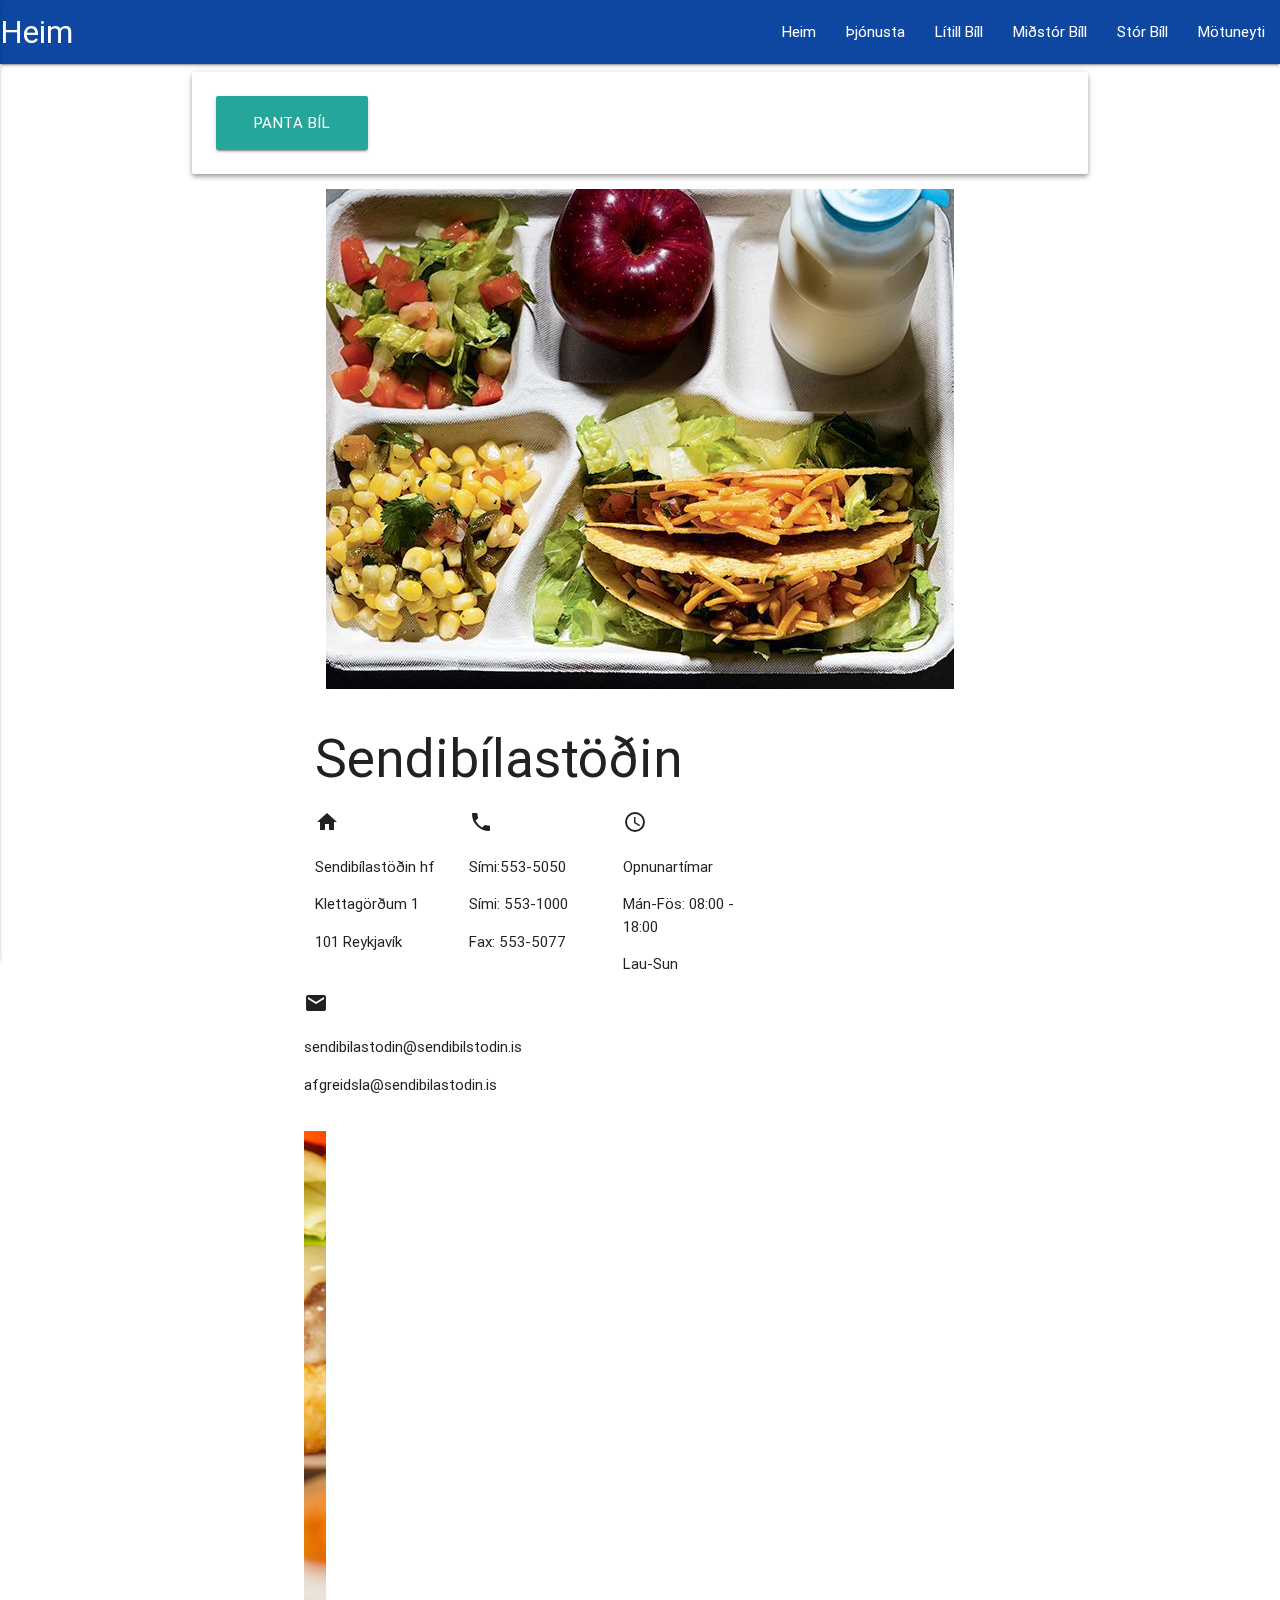
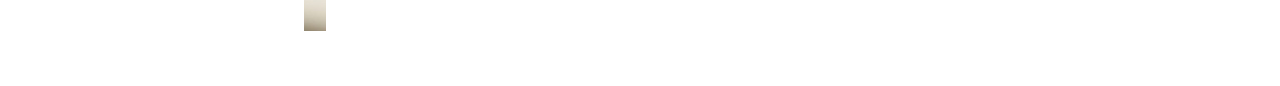
<file: sendi050517/index.html>
<!DOCTYPE html>
<html lang="en">
<head>
  <meta http-equiv="Content-Type" content="text/html; charset=UTF-8"/>
  <meta name="viewport" content="width=device-width, initial-scale=1, maximum-scale=1.0"/>
  <title>Heim</title>
  <!-- CSS  -->
  <link href="https://fonts.googleapis.com/icon?family=Material+Icons" rel="stylesheet">
  <link href="css/materialize.css" type="text/css" rel="stylesheet" media="screen,projection"/>
  <link href="css/style.css" type="text/css" rel="stylesheet" media="screen,projection"/>
</head>
<body>
  <header>
    <div class="navbar-fixed">
        <nav class="blue darken-4">
            <div class="nav-wrapper"><a href="#!" class="brand-logo">Heim</a>
                <a href="#" data-activates="mobile-demo" class="button-collapse"><i class="material-icons">menu</i></a>
                <ul class="right hide-on-med-and-down">
                  <li>
                    <a href="index.html">Heim</a>
                  </li>
                  <li><a href="þjonusta.html">Þjónusta</a></li>
                  <li><a href="lbill.html">Lítill Bíll</a></li>
                  <li><a href="mbill.html">Miðstór Bíll</a></li>
                  <li><a href="sbill.html">Stór Bíll</a></li>
                  <li><a href="webmotuneyti.html">Mötuneyti</a></li>
                </ul>
            </div>
        </nav>
    </div>
    <ul class="side-nav" id="mobile-demo">
        <li>
          <div class="container" id="navcust-header">
            <div class="background">
              <img src="images\menu01.jpg">
            </div>
          </div>
        </li>
            <li>
           <a href="index.html" id="navcust-linkitem" class="waves-effect waves-blue-grey lighten-4"><img id="navcust-img-valign" src="images/menu02.png" alt="" /><span id="navcust-linktext-font">Heim</span></a>
        </li>
        <li>
          <a href="þjonusta.html" id="navcust-linkitem" class="waves-effect waves-blue-grey lighten-4"><img id="navcust-img-valign" src="images/menu03.png" alt="" /><span id="navcust-linktext-font">Þjónusta</span></a>
        </li>
        <li>
          <a href="lbill.html" id="navcust-linkitem" class="waves-effect waves-blue-grey lighten-4"><img id="navcust-img-valign" src="images/menu04.png" alt="" /><span id="navcust-linktext-font">Litlir Bílar</span></a>
        </li>
        <li>
          <a href="mbill.html" id="navcust-linkitem" class="waves-effect waves-blue-grey lighten-4"><img id="navcust-img-valign" src="images/menu06.png" alt="" /><span id="navcust-linktext-font">Miðstórir Bílar</span></a>
        </li>
        <li>
          <a href="sbill.html" id="navcust-linkitem" class="waves-effect waves-blue-grey lighten-4"><img id="navcust-img-valign" src="images/menu05.png" alt="" /><span id="navcust-linktext-font">Stórir Bílar</span></a>
        </li>
          <li>
          <a href="motuneyti.html" id="navcust-linkitem" class="waves-effect waves-blue-grey lighten-4"><img id="navcust-img-valign" src="images/menu07.png" alt="" /><span id="navcust-linktext-font">Mötuneyti</span></a>
        </li>
    </ul>
</header>
          <div class="container">
           <!--Card begins-->
          <div class="card horizontal z-depth-2">
            <div class="card-image" >
            </div>
            <div class="card-stacked">
              <div class="card-content">
                <a class="waves-effect waves-light btn-large"><i class="material-icons left"></i>Panta Bíl</a>
              </div>
             </div>
          </div>
               <!--Container begins-->
  <div class="container">
         <div class="parallax-container">
    <div class="parallax"><img src="images/cafe.jpg"></div>
  </div>
  <div class="section white">
    <div class="row container">
      <h2 class="header">Sendibílastöðin</h2>
      <p class="grey-text text-darken-3 lighten-3"><div class="row">
                     <div class="col s4"> 
                       <i class="material-icons">home</i>
                       <p>Sendibílastöðin hf</p>
                       <p>Klettagörðum 1</p>
                       <p>101 Reykjavík</p>
                   </div></p>
                    <div class="col s4">
                    <i class="material-icons">phone</i>
                     <p>Sími:553-5050</p>
                     <p>Sími: 553-1000</p>
                     <p>Fax: 553-5077</p>
                   </div>
                   <div class="col s4">
                    <i class="material-icons">schedule</i>
                     <p>Opnunartímar</p>
                       <p>Mán-Fös: 08:00 - 18:00</p>
                       <p>Lau-Sun</p>
                  </div> 
                   <div class="row">
                     <div class="col s12"> 
                       <i class="material-icons">mail</i>
                        <p>sendibilastodin@sendibilstodin.is</p>
                     <p>afgreidsla@sendibilastodin.is</p>
    </div>
  </div>
  <div class="parallax-container">
    <div class="parallax"><img src="images/teria.jpg"></div>
              </div>
            </div>
  <!--  Scripts-->
  <script src="https://code.jquery.com/jquery-2.1.1.min.js"></script>
  <script src="js/materialize.js"></script>
  <script src="js/init.js"></script>
   <script> $(document).ready(function(){
      $('.parallax').parallax();
    }); </script>

  </body>
</html>
</file>
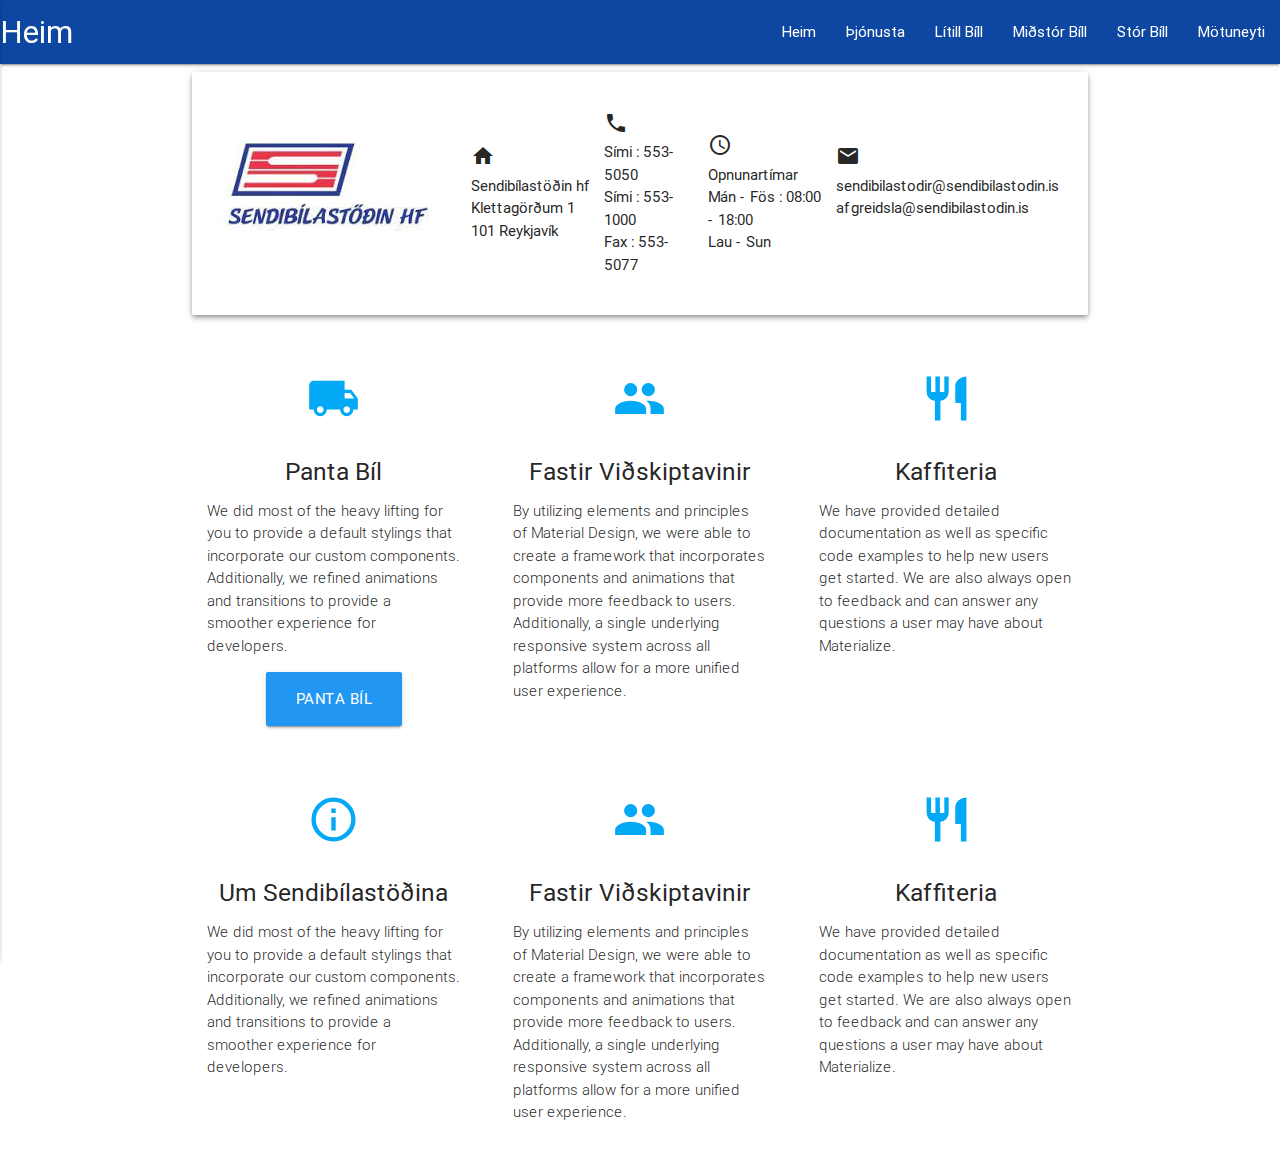
<file: sendiweb260517/index.html>
<!DOCTYPE html>
<html lang="en">
<head>
  <meta http-equiv="Content-Type" content="text/html; charset=UTF-8"/>
  <meta name="viewport" content="width=device-width, initial-scale=1, maximum-scale=1.0"/>
  <title>Heim</title>
  <!-- CSS  -->
  <link href="https://fonts.googleapis.com/icon?family=Material+Icons" rel="stylesheet">
  <link href="css/materialize.css" type="text/css" rel="stylesheet" media="screen,projection"/>
  <link href="css/style.css" type="text/css" rel="stylesheet" media="screen,projection"/>
</head>
<body>
  <header>
    <div class="navbar-fixed">
        <nav class="blue darken-4">
            <div class="nav-wrapper"><a href="#!" class="brand-logo">Heim</a>
                <a href="#" data-activates="mobile-demo" class="button-collapse"><i class="material-icons">menu</i></a>
                <ul class="right hide-on-med-and-down">
                  <li>
                    <a href="index.html">Heim</a>
                  </li>
                  <li><a href="þjonusta.html">Þjónusta</a></li>
                  <li><a href="lbill.html">Lítill Bíll</a></li>
                  <li><a href="mbill.html">Miðstór Bíll</a></li>
                  <li><a href="sbill.html">Stór Bíll</a></li>
                  <li><a href="webmotuneyti.html">Mötuneyti</a></li>
                </ul>
            </div>
        </nav>
    </div>
    <ul class="side-nav" id="mobile-demo">
        <li>
          <div class="container" id="navcust-header">
            <div class="background">
              <img src="images\menu01.jpg">
            </div>
          </div>
        </li>
            <li>
           <a href="index.html" id="navcust-linkitem" class="waves-effect waves-blue-grey lighten-4"><img id="navcust-img-valign" src="images/menu02.png" alt="" /><span id="navcust-linktext-font">Heim</span></a>
        </li>
        <li>
          <a href="þjonusta.html" id="navcust-linkitem" class="waves-effect waves-blue-grey lighten-4"><img id="navcust-img-valign" src="images/menu03.png" alt="" /><span id="navcust-linktext-font">Þjónusta</span></a>
        </li>
        <li>
          <a href="lbill.html" id="navcust-linkitem" class="waves-effect waves-blue-grey lighten-4"><img id="navcust-img-valign" src="images/menu04.png" alt="" /><span id="navcust-linktext-font">Litlir Bílar</span></a>
        </li>
        <li>
          <a href="mbill.html" id="navcust-linkitem" class="waves-effect waves-blue-grey lighten-4"><img id="navcust-img-valign" src="images/menu06.png" alt="" /><span id="navcust-linktext-font">Miðstórir Bílar</span></a>
        </li>
        <li>
          <a href="sbill.html" id="navcust-linkitem" class="waves-effect waves-blue-grey lighten-4"><img id="navcust-img-valign" src="images/menu05.png" alt="" /><span id="navcust-linktext-font">Stórir Bílar</span></a>
        </li>
          <li>
          <a href="motuneyti.html" id="navcust-linkitem" class="waves-effect waves-blue-grey lighten-4"><img id="navcust-img-valign" src="images/menu07.png" alt="" /><span id="navcust-linktext-font">Mötuneyti</span></a>
        </li>
    </ul>
</header>
          <div class="container">
           <!--Card begins-->
          <div class="card horizontal z-depth-2">
            <div class="card-stacked">
               <div class="card-content">
                  <table width="100%">
                        <tbody>
                            <tr>
                                <td width="28%">
                                    <img src="images/menu1.png" alt="Smiley face">
                                </td>
                                <td width="18%">
                                     <i class="material-icons">home</i>
                                    <p>Sendibílastöðin hf<br>
                                    Klettagörðum 1<br>
                                    101 Reykjavík</p>
                                </td>
                                <td width="18%">
                                    <i class="material-icons">phone</i>
                                    <p>Sími : 553-5050<br>
                                    Sími : 553-1000<br>
                                    Fax : 553-5077</p>
                                </td>
                                <td width="18%">
                                     <i class="material-icons">schedule</i>
                                    <p>Opnunartímar<br>
                                    Mán - Fös : 08:00 - 18:00<br>
                                    Lau - Sun </p>
                                </td>
                                    <td width="18%">
                                    <i class="material-icons">mail</i>
                                    <p>sendibilastodir@sendibilastodin.is<br>
                                    afgreidsla@sendibilastodin.is<br>
                                    &nbsp;</p>
                                </td>
                             </tr>
                        </tbody>
                    </table>
                    </div>
                    </div>
             </div> 
  
      <div class="section">

      <!--   Icon Section   -->
      <div class="row">
        <div class="col s12 m4">
          <div class="icon-block">
            <h2 class="center light-blue-text"><i class="material-icons">local_shipping</i></h2>
            <h5 class="center">Panta Bíl</h5>

            <p class="light">We did most of the heavy lifting for you to provide a default stylings that incorporate our custom components. Additionally, we refined animations and transitions to provide a smoother experience for developers.</p>
              <div class="row center">
                     <a href="http://materializecss.com/getting-started.html" id="download-button" class="btn-large waves-effect waves-dark blue">Panta Bíl</a>
                   </div>
               </div>
        </div>

        <div class="col s12 m4">
          <div class="icon-block">
            <h2 class="center light-blue-text"><i class="material-icons">group</i></h2>
            <h5 class="center">Fastir Viðskiptavinir</h5>

            <p class="light">By utilizing elements and principles of Material Design, we were able to create a framework that incorporates components and animations that provide more feedback to users. Additionally, a single underlying responsive system across all platforms allow for a more unified user experience.</p>
          </div>
        </div>

        <div class="col s12 m4">
          <div class="icon-block">
            <h2 class="center light-blue-text"><i class="material-icons">restaurant</i></h2>
            <h5 class="center">Kaffiteria</h5>

            <p class="light">We have provided detailed documentation as well as specific code examples to help new users get started. We are also always open to feedback and can answer any questions a user may have about Materialize.</p>
          </div>
        </div>
      </div>

<div class="row">
        <div class="col s12 m4">
          <div class="icon-block">
            <h2 class="center light-blue-text"><i class="material-icons">info_outline</i></h2>
            <h5 class="center">Um Sendibílastöðina</h5>

            <p class="light">We did most of the heavy lifting for you to provide a default stylings that incorporate our custom components. Additionally, we refined animations and transitions to provide a smoother experience for developers.</p>
          </div>
        </div>

        <div class="col s12 m4">
          <div class="icon-block">
            <h2 class="center light-blue-text"><i class="material-icons">group</i></h2>
            <h5 class="center">Fastir Viðskiptavinir</h5>

            <p class="light">By utilizing elements and principles of Material Design, we were able to create a framework that incorporates components and animations that provide more feedback to users. Additionally, a single underlying responsive system across all platforms allow for a more unified user experience.</p>
          </div>
        </div>

        <div class="col s12 m4">
          <div class="icon-block">
            <h2 class="center light-blue-text"><i class="material-icons">restaurant</i></h2>
            <h5 class="center">Kaffiteria</h5>

            <p class="light">We have provided detailed documentation as well as specific code examples to help new users get started. We are also always open to feedback and can answer any questions a user may have about Materialize.</p>
          </div>
        </div>
      </div>

   
   
    </div>   <!--section-->
          </div> <!--conteiner-->
  <!--  Scripts-->
  <script src="https://code.jquery.com/jquery-2.1.1.min.js"></script>
  <script src="js/materialize.js"></script>
  <script src="js/init.js"></script>
   <script> $(document).ready(function(){
      $('.parallax').parallax();
    }); </script>

  </body>
</html>
</file>
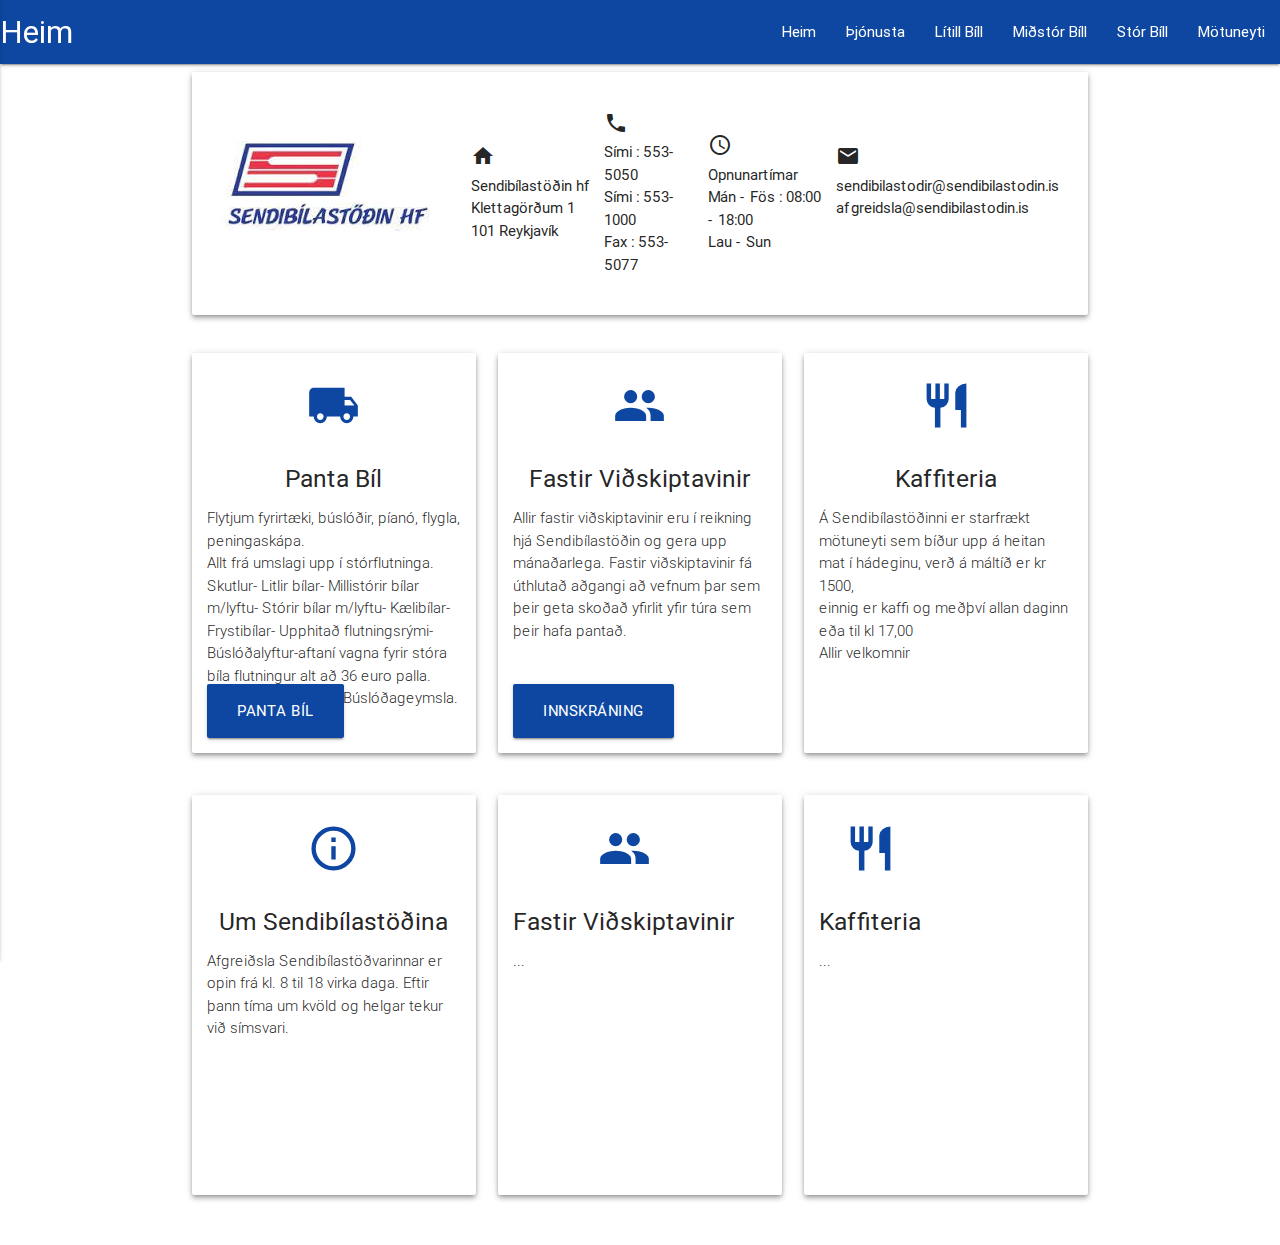
<file: sendiweb290517/index.html>
<!DOCTYPE html>
<html lang="en">
<head>
  <meta http-equiv="Content-Type" content="text/html; charset=UTF-8"/>
  <meta name="viewport" content="width=device-width, initial-scale=1, maximum-scale=1.0"/>
  <title>Heim</title>
  <!-- CSS  -->
  <link href="https://fonts.googleapis.com/icon?family=Material+Icons" rel="stylesheet">
  <link href="css/materialize.css" type="text/css" rel="stylesheet" media="screen,projection"/>
  <link href="css/style.css" type="text/css" rel="stylesheet" media="screen,projection"/>
</head>
<body>
  <header>
    <div class="navbar-fixed">
        <nav class="blue darken-4">
            <div class="nav-wrapper"><a href="#!" class="brand-logo">Heim</a>
                <a href="#" data-activates="mobile-demo" class="button-collapse"><i class="material-icons">menu</i></a>
                <ul class="right hide-on-med-and-down">
                  <li>
                    <a href="index.html">Heim</a>
                  </li>
                  <li><a href="þjonusta.html">Þjónusta</a></li>
                  <li><a href="lbill.html">Lítill Bíll</a></li>
                  <li><a href="mbill.html">Miðstór Bíll</a></li>
                  <li><a href="sbill.html">Stór Bíll</a></li>
                  <li><a href="webmotuneyti.html">Mötuneyti</a></li>
                </ul>
            </div>
        </nav>
    </div>
    <ul class="side-nav" id="mobile-demo">
        <li>
          <div class="container" id="navcust-header">
            <div class="background">
              <img src="images\menu01.jpg">
            </div>
          </div>
        </li>
            <li>
           <a href="index.html" id="navcust-linkitem" class="waves-effect waves-blue-grey lighten-4"><img id="navcust-img-valign" src="images/menu02.png" alt="" /><span id="navcust-linktext-font">Heim</span></a>
        </li>
        <li>
          <a href="þjonusta.html" id="navcust-linkitem" class="waves-effect waves-blue-grey lighten-4"><img id="navcust-img-valign" src="images/menu03.png" alt="" /><span id="navcust-linktext-font">Þjónusta</span></a>
        </li>
        <li>
          <a href="lbill.html" id="navcust-linkitem" class="waves-effect waves-blue-grey lighten-4"><img id="navcust-img-valign" src="images/menu04.png" alt="" /><span id="navcust-linktext-font">Litlir Bílar</span></a>
        </li>
        <li>
          <a href="mbill.html" id="navcust-linkitem" class="waves-effect waves-blue-grey lighten-4"><img id="navcust-img-valign" src="images/menu06.png" alt="" /><span id="navcust-linktext-font">Miðstórir Bílar</span></a>
        </li>
        <li>
          <a href="sbill.html" id="navcust-linkitem" class="waves-effect waves-blue-grey lighten-4"><img id="navcust-img-valign" src="images/menu05.png" alt="" /><span id="navcust-linktext-font">Stórir Bílar</span></a>
        </li>
          <li>
          <a href="motuneyti.html" id="navcust-linkitem" class="waves-effect waves-blue-grey lighten-4"><img id="navcust-img-valign" src="images/menu07.png" alt="" /><span id="navcust-linktext-font">Mötuneyti</span></a>
        </li>
    </ul>
</header>
          <div class="container">
           <!--Card begins-->
          <div class="card horizontal z-depth-2">
            <div class="card-stacked">
               <div class="card-content">
                  <table width="100%">
                        <tbody>
                            <tr>
                                <td width="28%">
                                    <img src="images/menu1.png" alt="Smiley face">
                                </td>
                                <td width="18%">
                                     <i class="material-icons">home</i>
                                    <p>Sendibílastöðin hf<br>
                                    Klettagörðum 1<br>
                                    101 Reykjavík</p>
                                </td>
                                <td width="18%">
                                    <i class="material-icons">phone</i>
                                    <p>Sími : 553-5050<br>
                                    Sími : 553-1000<br>
                                    Fax : 553-5077</p>
                                </td>
                                <td width="18%">
                                     <i class="material-icons">schedule</i>
                                    <p>Opnunartímar<br>
                                    Mán - Fös : 08:00 - 18:00<br>
                                    Lau - Sun </p>
                                </td>
                                    <td width="18%">
                                    <i class="material-icons">mail</i>
                                    <p>sendibilastodir@sendibilastodin.is<br>
                                    afgreidsla@sendibilastodin.is<br>
                                    &nbsp;</p>
                                </td>
                             </tr>
                        </tbody>
                    </table>
                    </div>
                    </div>
             </div> 
  
      <div class="section">

      <!--   Icon Section   -->
      <div class="row">
        <div class="col s12 m4">
           <div class="card horizontal z-depth-2" id="frontpagebox">
          <div class="icon-block">
            <h2 class="center blue-text text-darken-4"><i class="material-icons">local_shipping</i></h2>
            <h5 class="center">Panta Bíl</h5>

            <p class="light">Flytjum fyrirtæki, búslóðir, píanó, flygla, peningaskápa. <br>
             Allt frá umslagi upp í stórflutninga.  Skutlur- Litlir bílar- Millistórir bílar m/lyftu- Stórir bílar m/lyftu- Kælibílar- Frystibílar- Upphitað flutningsrými- Búslóðalyftur-aftaní vagna fyrir stóra bíla flutningur alt að 36 euro palla.<br> 
             Allir bílar með posa. Búslóðageymsla.</p>
              <div class="center" id="boxbutton1">
                     <a href="http://materializecss.com/getting-started.html" id="download-button" class="btn-large waves-effect blue darken-4">Panta Bíl</a>
                   </div>
               </div>
               </div>
        </div>

        <div class="col s12 m4">
          <div class="card horizontal z-depth-2" id="frontpagebox">
          <div class="icon-block">
            <h2 class="center blue-text text-darken-4"><i class="material-icons">group</i></h2>
            <h5 class="center">Fastir Viðskiptavinir</h5>

            <p class="light">Allir fastir viðskiptavinir eru í reikning hjá Sendibílastöðin og gera upp mánaðarlega. Fastir viðskiptavinir fá úthlutað aðgangi að vefnum þar sem þeir geta skoðað yfirlit yfir túra sem þeir hafa pantað.</p>
          <div id="boxbutton1">
                     <a href="#" id="download-button" class="btn-large waves-effect blue darken-4">Innskráning</a>
          </div>
          </div>
        </div>
        </div>

        <div class="col s12 m4">
           <div class="card horizontal z-depth-2" id="frontpagebox">
          <div class="icon-block">
            <h2 class="center blue-text text-darken-4"><i class="material-icons">restaurant</i></h2>
            <h5 class="center">Kaffiteria</h5>

            <p class="light">Á Sendibílastöðinni er starfrækt mötuneyti  sem bíður upp á heitan mat í hádeginu, verð á máltíð er kr 1500,<br>
            einnig er kaffi og meðþví allan daginn eða til kl 17,00<br>
            Allir  velkomnir </p>
          </div>
        </div>
      </div>
      </div>

<div class="row">
        <div class="col s12 m4">
           <div class="card horizontal z-depth-2" id="frontpagebox">
          <div class="icon-block">
            <h2 class="center blue-text text-darken-4"><i class="material-icons">info_outline</i></h2>
            <h5 class="center">Um Sendibílastöðina</h5>

            <p class="light">Afgreiðsla Sendibílastöðvarinnar er opin frá kl. 8 til 18 virka daga. Eftir þann tíma um kvöld
og helgar tekur við símsvari.</p>
          </div>
            </div>
        </div>

        <div class="col s12 m4">
           <div class="card horizontal z-depth-2" id="frontpagebox">
          <div class="icon-block">
            <h2 class="center blue-text text-darken-4"><i class="material-icons">group</i></h2>
            <h5 class="center">Fastir Viðskiptavinir</h5>

            <p class="light">...</p>
          </div>
        </div>
        </div>

        <div class="col s12 m4">
          <div class="card horizontal z-depth-2" id="frontpagebox">
          <div class="icon-block">
            <h2 class="center blue-text text-darken-4"><i class="material-icons">restaurant</i></h2>
            <h5 class="center">Kaffiteria</h5>

            <p class="light">...</p>
          </div>
        </div>
      </div>
</div>

   
   
    </div>   <!--section-->
          </div> <!--conteiner-->
  <!--  Scripts-->
  <script src="https://code.jquery.com/jquery-2.1.1.min.js"></script>
  <script src="js/materialize.js"></script>
  <script src="js/init.js"></script>
   <script> $(document).ready(function(){
      $('.parallax').parallax();
    }); </script>

  </body>
</html>
</file>
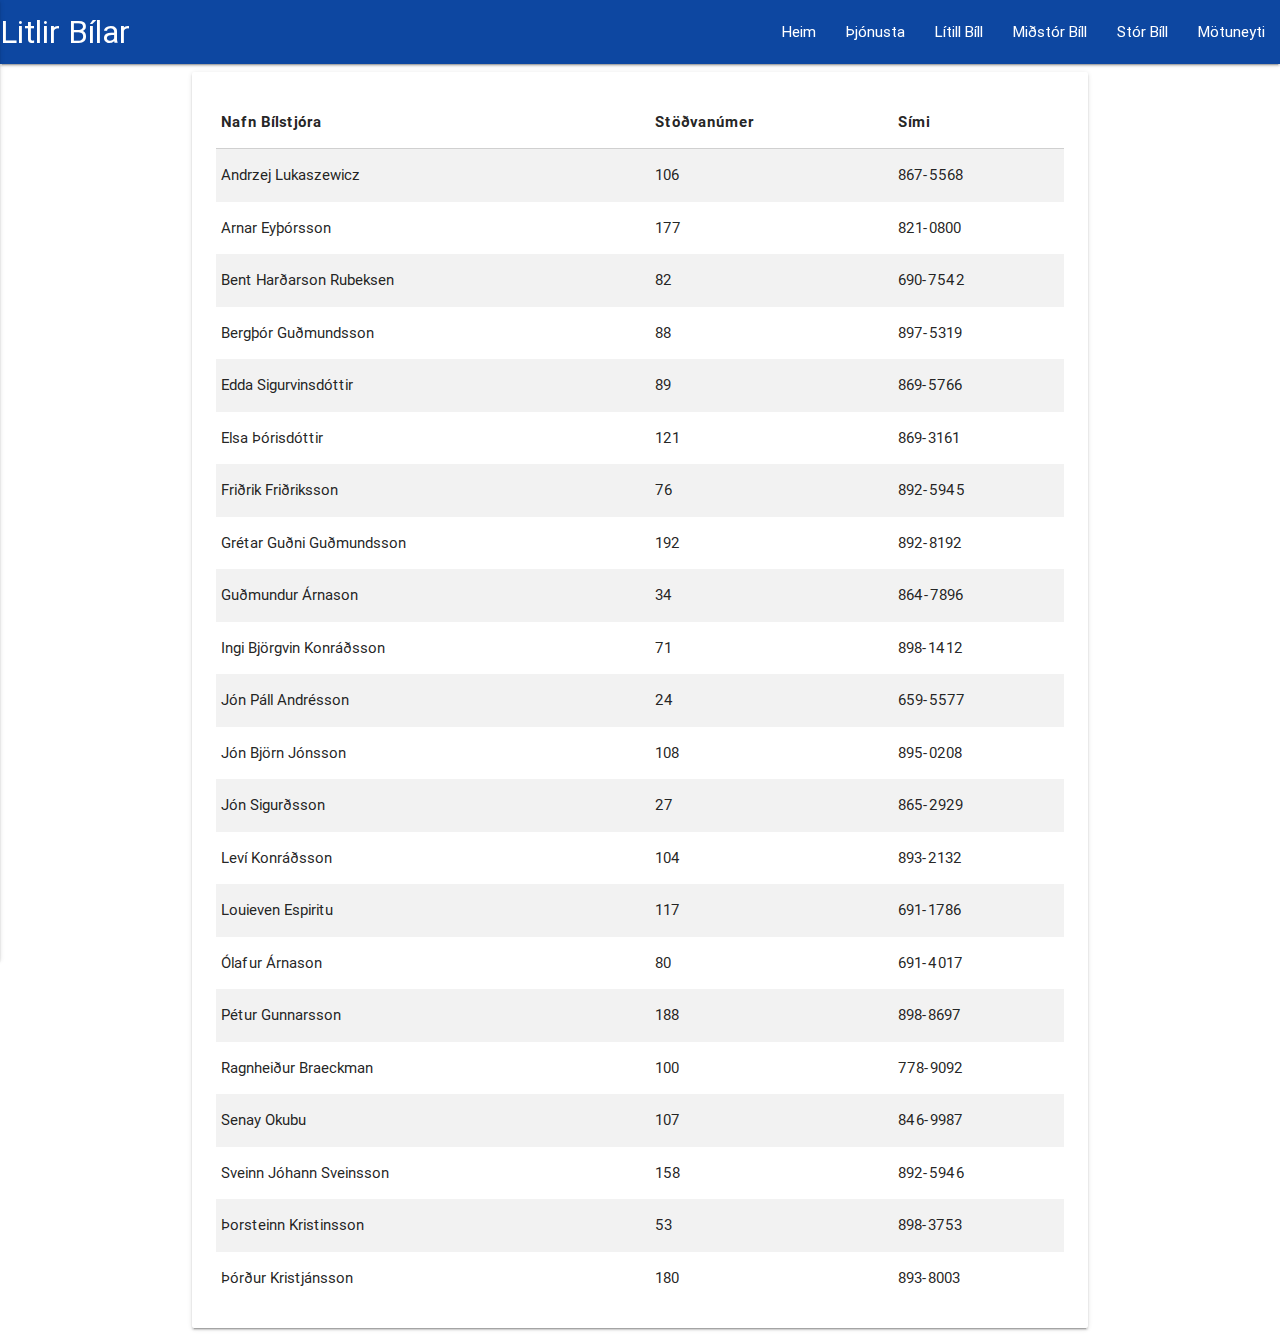
<file: sendi050517/lbill.html>
<!DOCTYPE html>
<html lang="en">
<head>
  <meta http-equiv="Content-Type" content="text/html; charset=UTF-8"/>
  <meta name="viewport" content="width=device-width, initial-scale=1, maximum-scale=1.0"/>
  <title>Lítlir Bílar</title>
  <!-- CSS  -->
  <link href="https://fonts.googleapis.com/icon?family=Material+Icons" rel="stylesheet">
  <link href="css/materialize.css" type="text/css" rel="stylesheet" media="screen,projection"/>
  <link href="css/style.css" type="text/css" rel="stylesheet" media="screen,projection"/>
</head>
<body>
  <header>
    <div class="navbar-fixed">
        <nav class="blue darken-4">
            <div class="nav-wrapper"><a href="#!" class="brand-logo">Litlir Bílar</a>
                <a href="#" data-activates="mobile-demo" class="button-collapse"><i class="material-icons">menu</i></a>
                 <ul class="right hide-on-med-and-down">
                  <li>
                    <a href="index.html">Heim</a>
                  </li>
                  <li><a href="þjonusta.html">Þjónusta</a></li>
                  <li><a href="lbill.html">Lítill Bíll</a></li>
                  <li><a href="mbill.html">Miðstór Bíll</a></li>
                  <li><a href="sbill.html">Stór Bíll</a></li>
                  <li><a href="webmotuneyti.html">Mötuneyti</a></li>
                </ul>
            </div>
        </nav>
    </div>
    <ul class="side-nav" id="mobile-demo">
        <li>
          <div class="container" id="navcust-header">
            <div class="background">
              <img src="images\menu01.jpg">
            </div>
          </div>
        </li>
            <li>
           <a href="index.html" id="navcust-linkitem" class="waves-effect waves-blue-grey lighten-4"><img id="navcust-img-valign" src="images/menu02.png" alt="" /><span id="navcust-linktext-font">Heim</span></a>
        </li>
        <li>
          <a href="þjonusta.html" id="navcust-linkitem" class="waves-effect waves-blue-grey lighten-4"><img id="navcust-img-valign" src="images/menu03.png" alt="" /><span id="navcust-linktext-font">Þjónusta</span></a>
        </li>
        <li>
          <a href="lbill.html" id="navcust-linkitem" class="waves-effect waves-blue-grey lighten-4"><img id="navcust-img-valign" src="images/menu04.png" alt="" /><span id="navcust-linktext-font">Litlir Bílar</span></a>
        </li>
        <li>
          <a href="mbill.html" id="navcust-linkitem" class="waves-effect waves-blue-grey lighten-4"><img id="navcust-img-valign" src="images/menu06.png" alt="" /><span id="navcust-linktext-font">Miðstórir Bílar</span></a>
        </li>
        <li>
          <a href="sbill.html" id="navcust-linkitem" class="waves-effect waves-blue-grey lighten-4"><img id="navcust-img-valign" src="images/menu05.png" alt="" /><span id="navcust-linktext-font">Stórir Bílar</span></a>
        </li>
          <li>
          <a href="motuneyti.html" id="navcust-linkitem" class="waves-effect waves-blue-grey lighten-4"><img id="navcust-img-valign" src="images/menu07.png" alt="" /><span id="navcust-linktext-font">Mötuneyti</span></a>
        </li>
    </ul>
</header>
<div class="container">
  <div class="card">
    <div class="card-content">
      <table class="striped">
        <thead>
          <tr>
              <th>Nafn Bílstjóra</th>
              <th>Stöðvanúmer</th>
              <th>Sími</th>
          </tr>
        </thead>
        <tbody>
          <tr>
            <td>Andrzej Lukaszewicz</td>
            <td>106</td>
            <td>867-5568</td>
               </tr>
          <tr>
            <td>Arnar Eyþórsson</td>
            <td>177</td>
            <td>821-0800</td>
             </tr>
              <tr>
            <td>Bent Harðarson Rubeksen</td>
            <td>82</td>
            <td>690-7542</td>
               </tr>
          <tr>
            <td>Bergþór Guðmundsson</td>
            <td>88</td>
            <td>897-5319</td>
             </tr>
                   <tr>
            <td>Edda Sigurvinsdóttir</td>
            <td>89</td>
            <td>869-5766</td>
               </tr>
          <tr>
            <td>Elsa Þórisdóttir</td>
            <td>121</td>
            <td>869-3161</td>
             </tr>
              <tr>
            <td>Friðrik Friðriksson</td>
            <td>76</td>
            <td>892-5945</td>
               </tr>
          <tr>
            <td>Grétar Guðni Guðmundsson</td>
            <td>192</td>
            <td>892-8192</td>
             </tr>
                  <tr>
            <td>Guðmundur Árnason</td>
            <td>34</td>
            <td>864-7896</td>
               </tr>
          <tr>
            <td>Ingi Björgvin Konráðsson</td>
            <td>71</td>
            <td>898-1412</td>
             </tr>
              <tr>
            <td>Jón Páll Andrésson</td>
            <td>24</td>
            <td>659-5577</td>
               </tr>
          <tr>
            <td>Jón Björn Jónsson</td>
            <td>108</td>
            <td>895-0208</td>
             </tr>
                   <tr>
            <td>Jón Sigurðsson</td>
            <td>27</td>
            <td>865-2929</td>
               </tr>
          <tr>
            <td>Leví Konráðsson</td>
            <td>104</td>
            <td>893-2132</td>
             </tr>
              <tr>
            <td>Louieven Espiritu</td>
            <td>117</td>
            <td>691-1786</td>
               </tr>
          <tr>
            <td>Ólafur Árnason</td>
            <td>80</td>
            <td>691-4017</td>
             </tr>
               <tr>
            <td>Pétur Gunnarsson</td>
            <td>188</td>
            <td>898-8697</td>
             </tr>
               <tr>
            <td>Ragnheiður Braeckman</td>
            <td>100</td>
            <td>778-9092</td>
             </tr>
               <tr>
            <td>Senay Okubu</td>
            <td>107</td>
            <td>846-9987</td>
             </tr>
               <tr>
            <td>Sveinn Jóhann Sveinsson</td>
            <td>158</td>
            <td>892-5946</td>
             </tr>
                <tr>
            <td>Þorsteinn Kristinsson</td>
            <td>53</td>
            <td>898-3753</td>
             </tr>
                <tr>
            <td>Þórður Kristjánsson</td>
            <td>180</td>
            <td>893-8003</td>
             </tr>
                 </table>
    </div>
  </div>
</div>
  <!--  Scripts-->
  <script src="https://code.jquery.com/jquery-2.1.1.min.js"></script>
  <script src="js/materialize.js"></script>
  <script src="js/init.js"></script>

  </body>
</html>
</file>
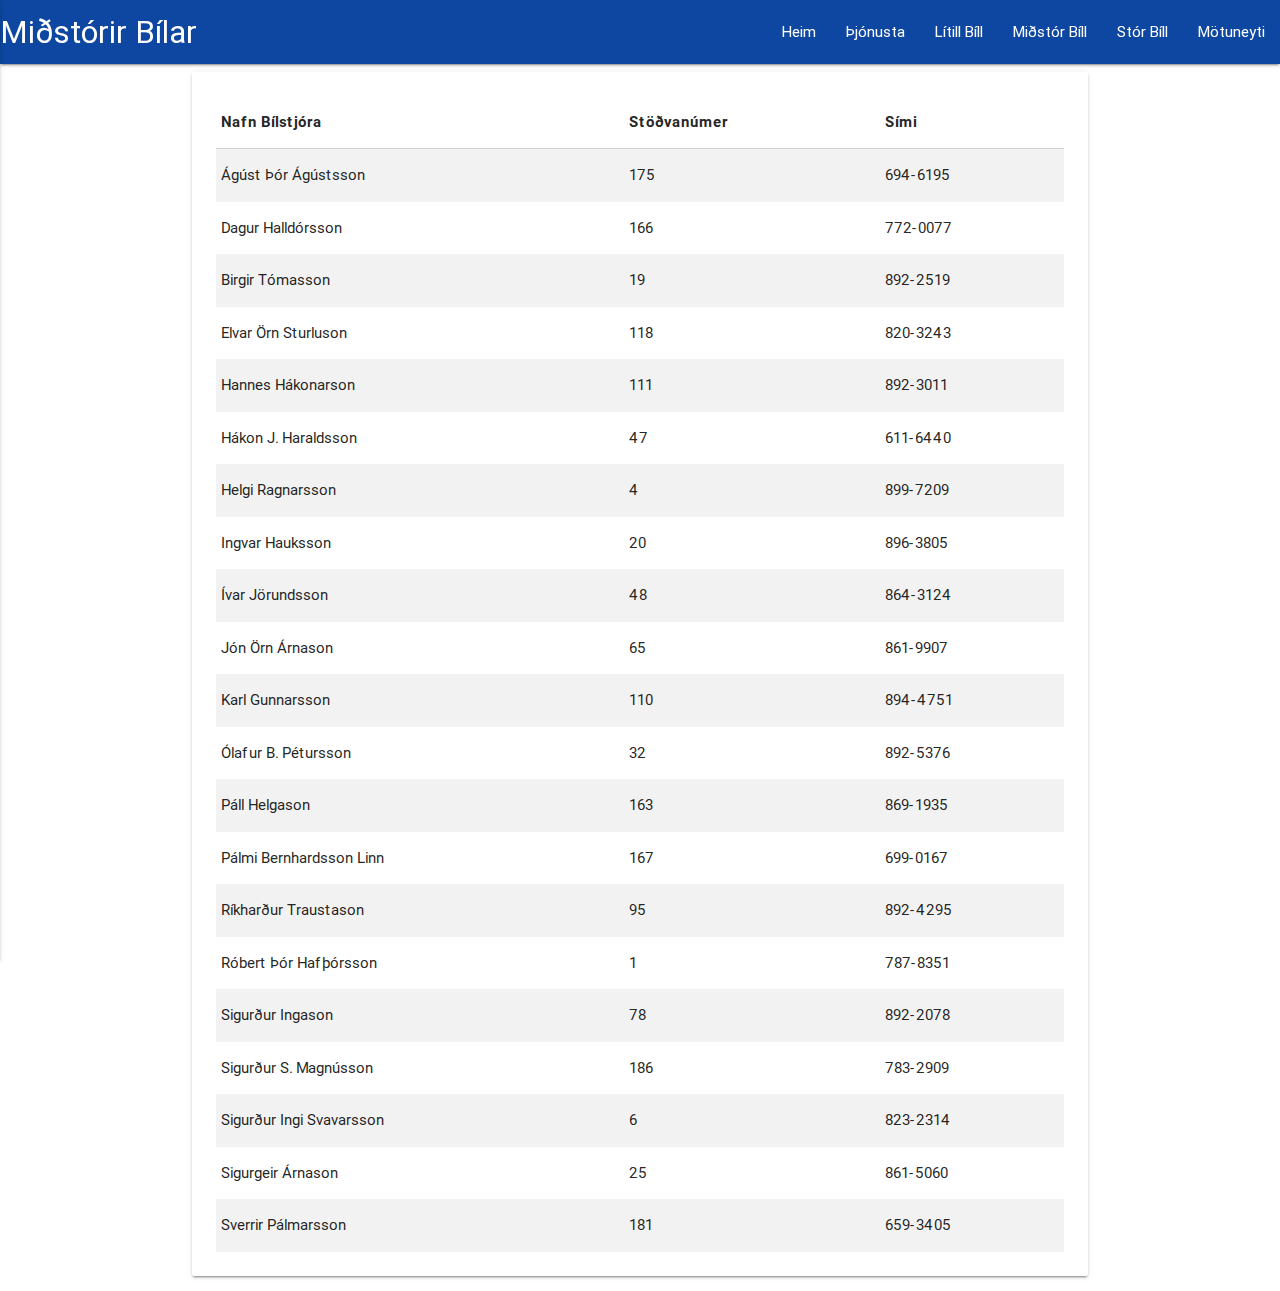
<file: sendi050517/mbill.html>
<!DOCTYPE html>
<html lang="en">
<head>
  <meta http-equiv="Content-Type" content="text/html; charset=UTF-8"/>
  <meta name="viewport" content="width=device-width, initial-scale=1, maximum-scale=1.0"/>
  <title>Miðstórir Bílar</title>
  <!-- CSS  -->
  <link href="https://fonts.googleapis.com/icon?family=Material+Icons" rel="stylesheet">
  <link href="css/materialize.css" type="text/css" rel="stylesheet" media="screen,projection"/>
  <link href="css/style.css" type="text/css" rel="stylesheet" media="screen,projection"/>
</head>
<body>
  <header>
    <div class="navbar-fixed">
        <nav class="blue darken-4">
            <div class="nav-wrapper"><a href="#!" class="brand-logo">Miðstórir Bílar</a>
                <a href="#" data-activates="mobile-demo" class="button-collapse"><i class="material-icons">menu</i></a>
                 <ul class="right hide-on-med-and-down">
                  <li>
                    <a href="index.html">Heim</a>
                  </li>
                  <li><a href="þjonusta.html">Þjónusta</a></li>
                  <li><a href="lbill.html">Lítill Bíll</a></li>
                  <li><a href="mbill.html">Miðstór Bíll</a></li>
                  <li><a href="sbill.html">Stór Bíll</a></li>
                  <li><a href="webmotuneyti.html">Mötuneyti</a></li>
                </ul>
            </div>
        </nav>
    </div>
     <ul class="side-nav" id="mobile-demo">
        <li>
          <div class="container" id="navcust-header">
            <div class="background">
              <img src="images\menu01.jpg">
            </div>
          </div>
        </li>
            <li>
           <a href="index.html" id="navcust-linkitem" class="waves-effect waves-blue-grey lighten-4"><img id="navcust-img-valign" src="images/menu02.png" alt="" /><span id="navcust-linktext-font">Heim</span></a>
        </li>
        <li>
          <a href="þjonusta.html" id="navcust-linkitem" class="waves-effect waves-blue-grey lighten-4"><img id="navcust-img-valign" src="images/menu03.png" alt="" /><span id="navcust-linktext-font">Þjónusta</span></a>
        </li>
        <li>
          <a href="lbill.html" id="navcust-linkitem" class="waves-effect waves-blue-grey lighten-4"><img id="navcust-img-valign" src="images/menu04.png" alt="" /><span id="navcust-linktext-font">Litlir Bílar</span></a>
        </li>
        <li>
          <a href="mbill.html" id="navcust-linkitem" class="waves-effect waves-blue-grey lighten-4"><img id="navcust-img-valign" src="images/menu06.png" alt="" /><span id="navcust-linktext-font">Miðstórir Bílar</span></a>
        </li>
        <li>
          <a href="sbill.html" id="navcust-linkitem" class="waves-effect waves-blue-grey lighten-4"><img id="navcust-img-valign" src="images/menu05.png" alt="" /><span id="navcust-linktext-font">Stórir Bílar</span></a>
        </li>
          <li>
          <a href="motuneyti.html" id="navcust-linkitem" class="waves-effect waves-blue-grey lighten-4"><img id="navcust-img-valign" src="images/menu07.png" alt="" /><span id="navcust-linktext-font">Mötuneyti</span></a>
        </li>
    </ul>
</header>
<div class="container">
  <div class="card">
    <div class="card-content">
      <table class="striped">
        <thead>
          <tr>
              <th>Nafn Bílstjóra</th>
              <th>Stöðvanúmer</th>
              <th>Sími</th>
          </tr>
        </thead>
        <tbody>
          <tr>
            <td>Ágúst Þór Ágústsson</td>
            <td>175</td>
            <td>694-6195</td>
               </tr>
          <tr>
            <td>Dagur Halldórsson</td>
            <td>166</td>
            <td>772-0077</td>
             </tr>
              <tr>
            <td>Birgir Tómasson</td>
            <td>19</td>
            <td>892-2519</td>
               </tr>
          <tr>
            <td>Elvar Örn Sturluson</td>
            <td>118</td>
            <td>820-3243</td>
             </tr>
                   <tr>
            <td>Hannes Hákonarson</td>
            <td>111</td>
            <td>892-3011</td>
               </tr>
          <tr>
            <td>Hákon J. Haraldsson</td>
            <td>47</td>
            <td>611-6440</td>
             </tr>
              <tr>
            <td>Helgi Ragnarsson</td>
            <td>4</td>
            <td>899-7209</td>
               </tr>
          <tr>
            <td>Ingvar Hauksson</td>
            <td>20</td>
            <td>896-3805</td>
             </tr>
                  <tr>
            <td>Ívar Jörundsson</td>
            <td>48</td>
            <td>864-3124</td>
               </tr>
          <tr>
            <td>Jón Örn Árnason</td>
            <td>65</td>
            <td>861-9907</td>
             </tr>
              <tr>
            <td>Karl Gunnarsson</td>
            <td>110</td>
            <td>894-4751</td>
               </tr>
          <tr>
            <td>Ólafur B. Pétursson</td>
            <td>32</td>
            <td>892-5376</td>
             </tr>
                   <tr>
            <td>Páll Helgason</td>
            <td>163</td>
            <td>869-1935</td>
               </tr>
          <tr>
            <td>Pálmi Bernhardsson Linn</td>
            <td>167</td>
            <td>699-0167</td>
             </tr>
              <tr>
            <td>Ríkharður Traustason</td>
            <td>95</td>
            <td>892-4295</td>
               </tr>
          <tr>
            <td>Róbert Þór Hafþórsson</td>
            <td>1</td>
            <td>787-8351</td>
             </tr>
               <tr>
            <td>Sigurður Ingason</td>
            <td>78</td>
            <td>892-2078</td>
             </tr>
               <tr>
            <td>Sigurður S. Magnússon</td>
            <td>186</td>
            <td>783-2909</td>
             </tr>
               <tr>
            <td>Sigurður Ingi Svavarsson</td>
            <td>6</td>
            <td>823-2314</td>
             </tr>
               <tr>
            <td>Sigurgeir Árnason</td>
            <td>25</td>
            <td>861-5060</td>
             </tr>
                <tr>
            <td>Sverrir Pálmarsson</td>
            <td>181</td>
            <td>659-3405</td>
             </tr>
                 </table>
    </div>
  </div>
</div>
  <!--  Scripts-->
  <script src="https://code.jquery.com/jquery-2.1.1.min.js"></script>
  <script src="js/materialize.js"></script>
  <script src="js/init.js"></script>

  </body>
</html>
</file>
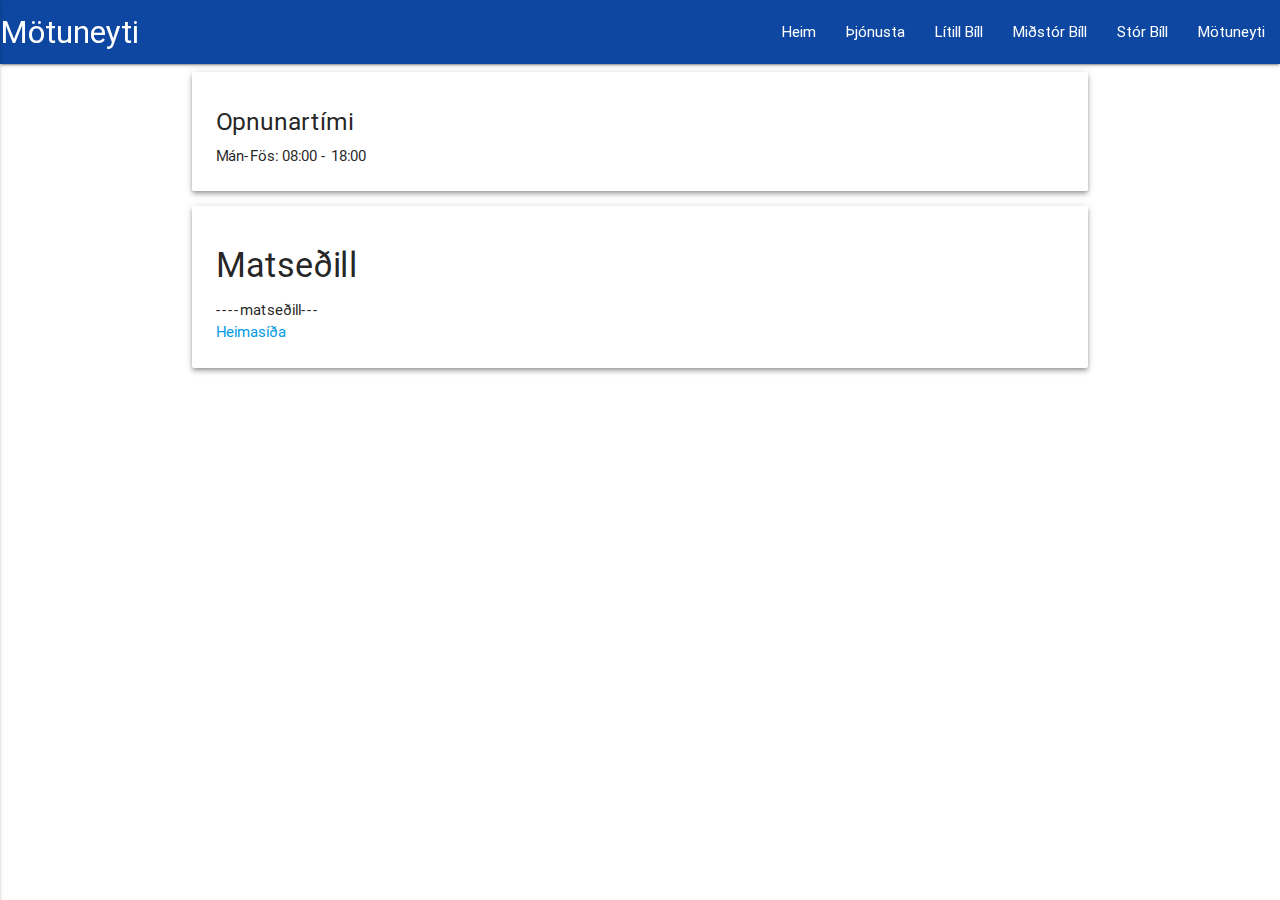
<file: sendi050517/motuneyti.html>
<!DOCTYPE html>
<html lang="en">
<head>
  <meta http-equiv="Content-Type" content="text/html; charset=UTF-8"/>
  <meta name="viewport" content="width=device-width, initial-scale=1, maximum-scale=1.0"/>
  <title>Lítlir Bílar</title>
  <!-- CSS  -->
  <link href="https://fonts.googleapis.com/icon?family=Material+Icons" rel="stylesheet">
  <link href="css/materialize.css" type="text/css" rel="stylesheet" media="screen,projection"/>
  <link href="css/style.css" type="text/css" rel="stylesheet" media="screen,projection"/>
</head>
<body>
  <header>
    <div class="navbar-fixed">
        <nav class="blue darken-4">
            <div class="nav-wrapper"><a href="#!" class="brand-logo">Mötuneyti</a>
                <a href="#" data-activates="mobile-demo" class="button-collapse"><i class="material-icons">menu</i></a>
                  <ul class="right hide-on-med-and-down">
                  <li>
                    <a href="index.html">Heim</a>
                  </li>
                  <li><a href="þjonusta.html">Þjónusta</a></li>
                  <li><a href="lbill.html">Lítill Bíll</a></li>
                  <li><a href="mbill.html">Miðstór Bíll</a></li>
                  <li><a href="sbill.html">Stór Bíll</a></li>
                  <li><a href="motuneyti.html">Mötuneyti</a></li>
                </ul>
            </div>
        </nav>
    </div>
     <ul class="side-nav" id="mobile-demo">
        <li>
          <div class="container" id="navcust-header">
            <div class="background">
              <img src="images\menu01.jpg">
            </div>
          </div>
        </li>
            <li>
           <a href="index.html" id="navcust-linkitem" class="waves-effect waves-blue-grey lighten-4"><img id="navcust-img-valign" src="images/menu02.png" alt="" /><span id="navcust-linktext-font">Heim</span></a>
        </li>
        <li>
          <a href="þjonusta.html" id="navcust-linkitem" class="waves-effect waves-blue-grey lighten-4"><img id="navcust-img-valign" src="images/menu03.png" alt="" /><span id="navcust-linktext-font">Þjónusta</span></a>
        </li>
        <li>
          <a href="lbill.html" id="navcust-linkitem" class="waves-effect waves-blue-grey lighten-4"><img id="navcust-img-valign" src="images/menu04.png" alt="" /><span id="navcust-linktext-font">Litlir Bílar</span></a>
        </li>
        <li>
          <a href="mbill.html" id="navcust-linkitem" class="waves-effect waves-blue-grey lighten-4"><img id="navcust-img-valign" src="images/menu06.png" alt="" /><span id="navcust-linktext-font">Miðstórir Bílar</span></a>
        </li>
        <li>
          <a href="sbill.html" id="navcust-linkitem" class="waves-effect waves-blue-grey lighten-4"><img id="navcust-img-valign" src="images/menu05.png" alt="" /><span id="navcust-linktext-font">Stórir Bílar</span></a>
        </li>
          <li>
          <a href="motuneyti.html" id="navcust-linkitem" class="waves-effect waves-blue-grey lighten-4"><img id="navcust-img-valign" src="images/menu07.png" alt="" /><span id="navcust-linktext-font">Mötuneyti</span></a>
        </li>
    </ul>
</header>
  <!--Container begins-->
  <div class="container">
          <!--Card begins-->
          <div class="card horizontal z-depth-2">
            <div class="card-image">
            </div>
            <div class="card-stacked">
              <div class="card-content">
                <h5>Opnunartími</h5>
                 <p>Mán-Fös: 08:00 - 18:00</p>
              </div>
             </div>
          </div>
          <!--Card ends-->
            <!--Card begins-->
          <div class="card horizontal z-depth-2">
            <div class="card-image">
            </div>
            <div class="card-stacked">
              <div class="card-content" id="cardcust-horizontal-content">
                  <h4>Matseðill</h4>
                <p>----matseðill---</p>
                <a href="http://www.elplantiogolfresort.es/">Heimasíða</a>
              </div>
             </div>
          </div>
              <!--  Scripts-->
  <script src="https://code.jquery.com/jquery-2.1.1.min.js"></script>
  <script src="js/materialize.js"></script>
  <script src="js/init.js"></script>

  </body>
</html>
</file>
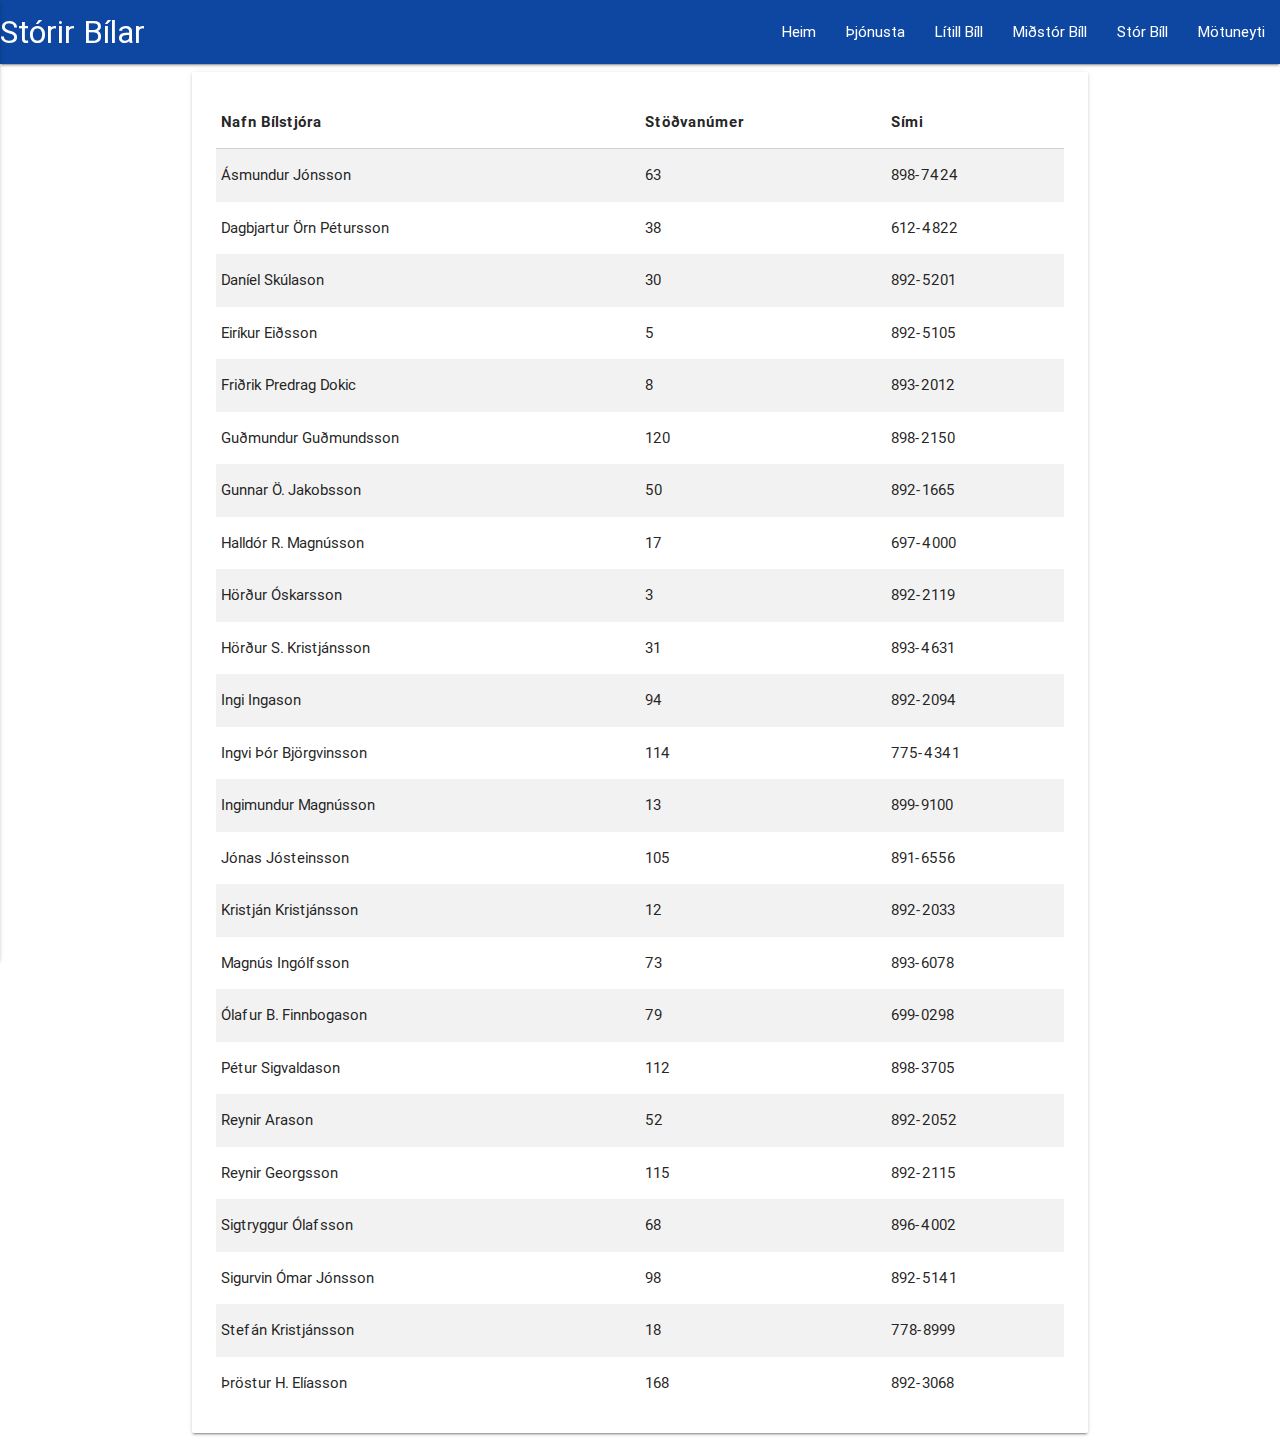
<file: sendi050517/sbill.html>
<!DOCTYPE html>
<html lang="en">
<head>
  <meta http-equiv="Content-Type" content="text/html; charset=UTF-8"/>
  <meta name="viewport" content="width=device-width, initial-scale=1, maximum-scale=1.0"/>
  <title>Stórir Bílar</title>
  <!-- CSS  -->
  <link href="https://fonts.googleapis.com/icon?family=Material+Icons" rel="stylesheet">
  <link href="css/materialize.css" type="text/css" rel="stylesheet" media="screen,projection"/>
  <link href="css/style.css" type="text/css" rel="stylesheet" media="screen,projection"/>
</head>
<body>
  <header>
    <div class="navbar-fixed">
        <nav class="blue darken-4">
            <div class="nav-wrapper"><a href="#!" class="brand-logo">Stórir Bílar</a>
                <a href="#" data-activates="mobile-demo" class="button-collapse"><i class="material-icons">menu</i></a>
                 <ul class="right hide-on-med-and-down">
                  <li>
                    <a href="index.html">Heim</a>
                  </li>
                  <li><a href="þjonusta.html">Þjónusta</a></li>
                  <li><a href="lbill.html">Lítill Bíll</a></li>
                  <li><a href="mbill.html">Miðstór Bíll</a></li>
                  <li><a href="sbill.html">Stór Bíll</a></li>
                  <li><a href="webmotuneyti.html">Mötuneyti</a></li>
                </ul>
            </div>
        </nav>
    </div>
     <ul class="side-nav" id="mobile-demo">
        <li>
          <div class="container" id="navcust-header">
            <div class="background">
              <img src="images\menu01.jpg">
            </div>
          </div>
        </li>
            <li>
           <a href="index.html" id="navcust-linkitem" class="waves-effect waves-blue-grey lighten-4"><img id="navcust-img-valign" src="images/menu02.png" alt="" /><span id="navcust-linktext-font">Heim</span></a>
        </li>
        <li>
          <a href="þjonusta.html" id="navcust-linkitem" class="waves-effect waves-blue-grey lighten-4"><img id="navcust-img-valign" src="images/menu03.png" alt="" /><span id="navcust-linktext-font">Þjónusta</span></a>
        </li>
        <li>
          <a href="lbill.html" id="navcust-linkitem" class="waves-effect waves-blue-grey lighten-4"><img id="navcust-img-valign" src="images/menu04.png" alt="" /><span id="navcust-linktext-font">Litlir Bílar</span></a>
        </li>
        <li>
          <a href="mbill.html" id="navcust-linkitem" class="waves-effect waves-blue-grey lighten-4"><img id="navcust-img-valign" src="images/menu06.png" alt="" /><span id="navcust-linktext-font">Miðstórir Bílar</span></a>
        </li>
        <li>
          <a href="sbill.html" id="navcust-linkitem" class="waves-effect waves-blue-grey lighten-4"><img id="navcust-img-valign" src="images/menu05.png" alt="" /><span id="navcust-linktext-font">Stórir Bílar</span></a>
        </li>
          <li>
          <a href="motuneyti.html" id="navcust-linkitem" class="waves-effect waves-blue-grey lighten-4"><img id="navcust-img-valign" src="images/menu07.png" alt="" /><span id="navcust-linktext-font">Mötuneyti</span></a>
        </li>
    </ul>
</header>
<div class="container">
  <div class="card">
    <div class="card-content">
      <table class="striped">
        <thead>
          <tr>
              <th>Nafn Bílstjóra</th>
              <th>Stöðvanúmer</th>
              <th>Sími</th>
          </tr>
        </thead>
        <tbody>
          <tr>
            <td>Ásmundur Jónsson</td>
            <td>63</td>
            <td>898-7424</td>
               </tr>
          <tr>
            <td>Dagbjartur Örn Pétursson</td>
            <td>38</td>
            <td>612-4822</td>
             </tr>
              <tr>
            <td>Daníel Skúlason</td>
            <td>30</td>
            <td>892-5201</td>
               </tr>
          <tr>
            <td>Eiríkur Eiðsson</td>
            <td>5</td>
            <td>892-5105</td>
             </tr>
                   <tr>
            <td>Friðrik Predrag Dokic</td>
            <td>8</td>
            <td>893-2012</td>
               </tr>
          <tr>
            <td>Guðmundur Guðmundsson</td>
            <td>120</td>
            <td>898-2150</td>
             </tr>
              <tr>
            <td>Gunnar Ö. Jakobsson</td>
            <td>50</td>
            <td>892-1665</td>
               </tr>
          <tr>
            <td>Halldór R. Magnússon</td>
            <td>17</td>
            <td>697-4000</td>
             </tr>
                  <tr>
            <td>Hörður Óskarsson</td>
            <td>3</td>
            <td>892-2119</td>
               </tr>
          <tr>
            <td>Hörður S. Kristjánsson</td>
            <td>31</td>
            <td>893-4631</td>
             </tr>
              <tr>
            <td>Ingi Ingason</td>
            <td>94</td>
            <td>892-2094</td>
               </tr>
          <tr>
            <td>Ingvi Þór Björgvinsson</td>
            <td>114</td>
            <td>775-4341</td>
             </tr>
                   <tr>
            <td>Ingimundur Magnússon</td>
            <td>13</td>
            <td>899-9100</td>
               </tr>
          <tr>
            <td>Jónas Jósteinsson</td>
            <td>105</td>
            <td>891-6556</td>
             </tr>
              <tr>
            <td>Kristján Kristjánsson</td>
            <td>12</td>
            <td>892-2033</td>
               </tr>
          <tr>
            <td>Magnús Ingólfsson</td>
            <td>73</td>
            <td>893-6078</td>
             </tr>
               <tr>
            <td>Ólafur B. Finnbogason</td>
            <td>79</td>
            <td>699-0298</td>
             </tr>
               <tr>
            <td>Pétur Sigvaldason</td>
            <td>112</td>
            <td>898-3705</td>
             </tr>
               <tr>
            <td>Reynir Arason</td>
            <td>52</td>
            <td>892-2052</td>
             </tr>
               <tr>
            <td>Reynir Georgsson</td>
            <td>115</td>
            <td>892-2115</td>
             </tr>
                <tr>
            <td>Sigtryggur Ólafsson</td>
            <td>68</td>
            <td>896-4002</td>
             </tr>
              <tr>
            <td>Sigurvin Ómar Jónsson</td>
            <td>98</td>
            <td>892-5141</td>
             </tr>
               <tr>
            <td>Stefán Kristjánsson</td>
            <td>18</td>
            <td>778-8999</td>
             </tr>
               <tr>
            <td>Þröstur H. Elíasson</td>
            <td>168</td>
            <td>892-3068</td>
             </tr>
                 </table>
    </div>
  </div>
</div>
  <!--  Scripts-->
  <script src="https://code.jquery.com/jquery-2.1.1.min.js"></script>
  <script src="js/materialize.js"></script>
  <script src="js/init.js"></script>

  </body>
</html>
</file>
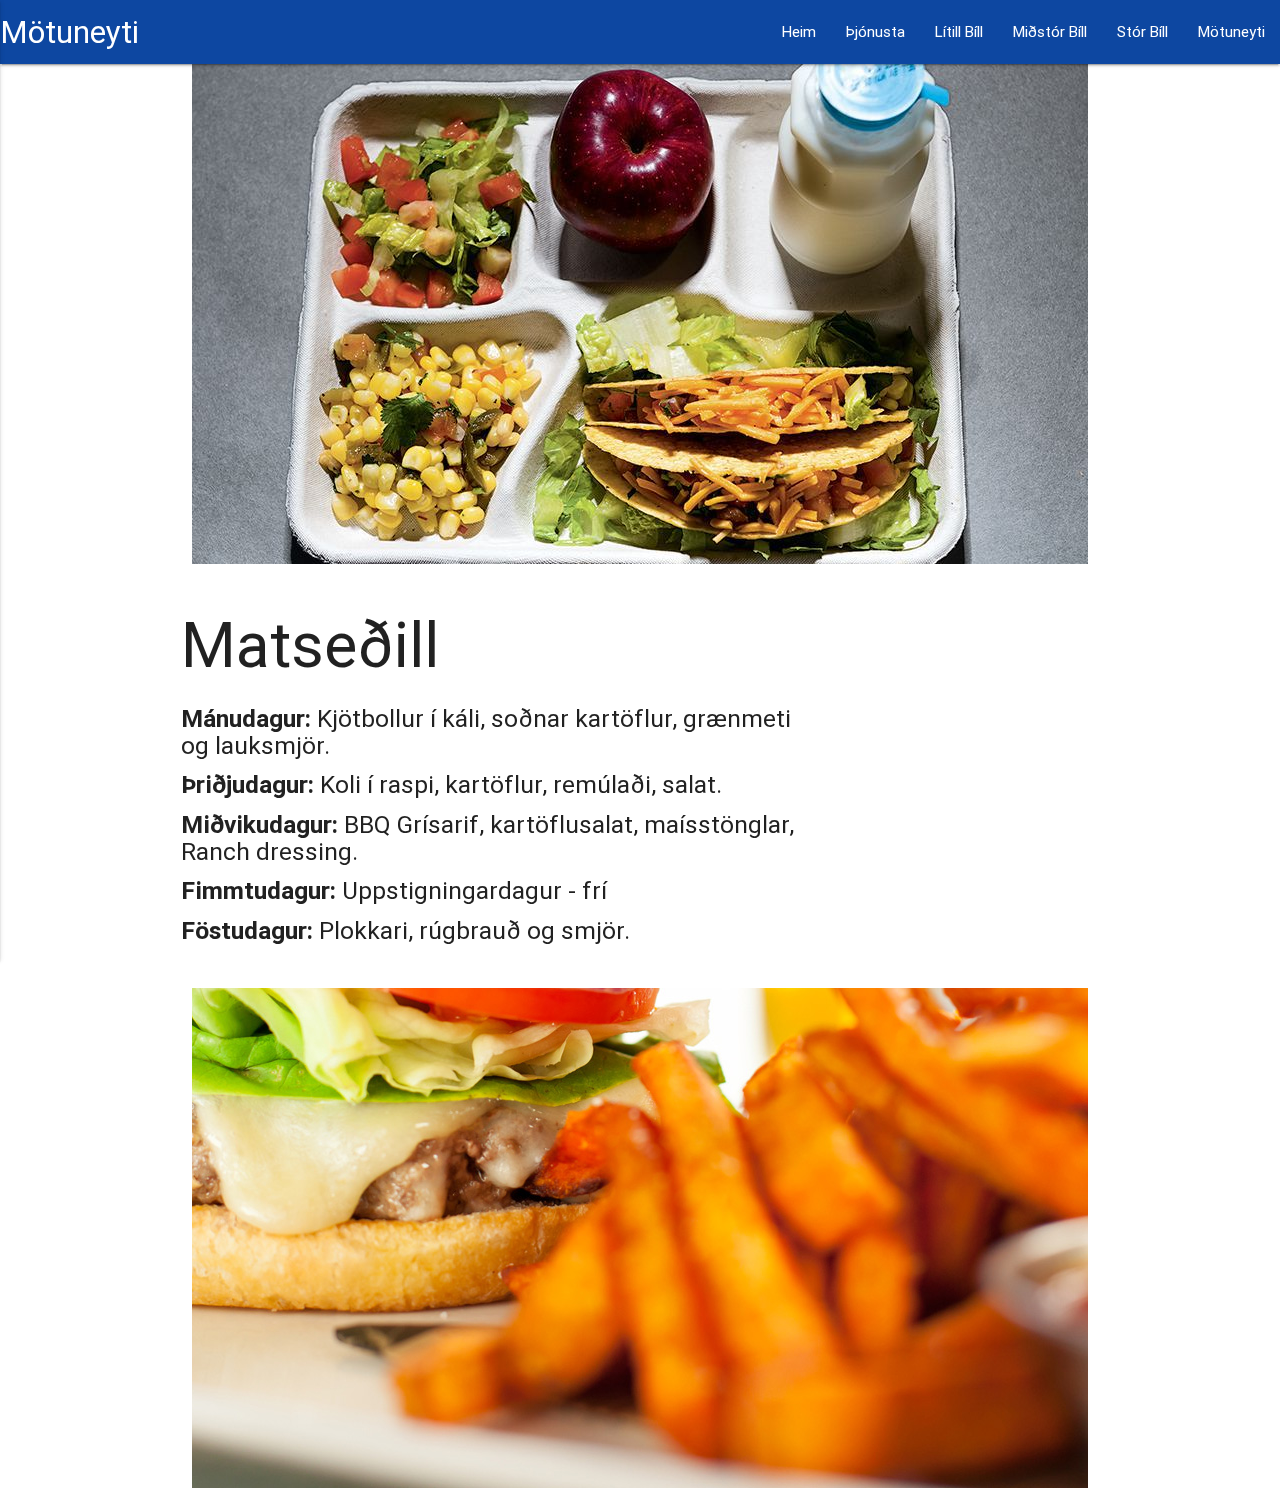
<file: sendi050517/webmotuneyti.html>
<!DOCTYPE html>
<html lang="en">
<head>
  <meta http-equiv="Content-Type" content="text/html; charset=UTF-8"/>
  <meta name="viewport" content="width=device-width, initial-scale=1, maximum-scale=1.0"/>
  <title>Lítlir Bílar</title>
  <!-- CSS  -->
  <link href="https://fonts.googleapis.com/icon?family=Material+Icons" rel="stylesheet">
  <link href="css/materialize.css" type="text/css" rel="stylesheet" media="screen,projection"/>
  <link href="css/style.css" type="text/css" rel="stylesheet" media="screen,projection"/>
</head>
<body>
  <header>
    <div class="navbar-fixed">
        <nav class="blue darken-4">
            <div class="nav-wrapper"><a href="#!" class="brand-logo">Mötuneyti</a>
                <a href="#" data-activates="mobile-demo" class="button-collapse"><i class="material-icons">menu</i></a>
                  <ul class="right hide-on-med-and-down">
                  <li>
                    <a href="index.html">Heim</a>
                  </li>
                  <li><a href="þjonusta.html">Þjónusta</a></li>
                  <li><a href="lbill.html">Lítill Bíll</a></li>
                  <li><a href="mbill.html">Miðstór Bíll</a></li>
                  <li><a href="sbill.html">Stór Bíll</a></li>
                  <li><a href="webmotuneyti.html">Mötuneyti</a></li>
                </ul>
            </div>
        </nav>
    </div>
    <ul class="side-nav" id="mobile-demo">
        <li>
          <div class="container" id="navcust-header">
            <div class="background">
              <img src="images\menu01.jpg">
            </div>
          </div>
        </li>
            <li>
           <a href="index.html" id="navcust-linkitem" class="waves-effect waves-blue-grey lighten-4"><img id="navcust-img-valign" src="images/menu02.png" alt="" /><span id="navcust-linktext-font">Heim</span></a>
        </li>
        <li>
          <a href="þjonusta.html" id="navcust-linkitem" class="waves-effect waves-blue-grey lighten-4"><img id="navcust-img-valign" src="images/menu03.png" alt="" /><span id="navcust-linktext-font">Þjónusta</span></a>
        </li>
        <li>
          <a href="lbill.html" id="navcust-linkitem" class="waves-effect waves-blue-grey lighten-4"><img id="navcust-img-valign" src="images/menu04.png" alt="" /><span id="navcust-linktext-font">Litlir Bílar</span></a>
        </li>
        <li>
          <a href="mbill.html" id="navcust-linkitem" class="waves-effect waves-blue-grey lighten-4"><img id="navcust-img-valign" src="images/menu06.png" alt="" /><span id="navcust-linktext-font">Miðstórir Bílar</span></a>
        </li>
        <li>
          <a href="sbill.html" id="navcust-linkitem" class="waves-effect waves-blue-grey lighten-4"><img id="navcust-img-valign" src="images/menu05.png" alt="" /><span id="navcust-linktext-font">Stórir Bílar</span></a>
        </li>
          <li>
          <a href="motuneyti.html" id="navcust-linkitem" class="waves-effect waves-blue-grey lighten-4"><img id="navcust-img-valign" src="images/menu07.png" alt="" /><span id="navcust-linktext-font">Mötuneyti</span></a>
        </li>
    </ul>
</header>
  <!--Container begins-->
  <div class="container">
         <div class="parallax-container">
    <div class="parallax"><img src="images/cafe.jpg"></div>
  </div>
  <div class="section white">
    <div class="row container">
      <h1 class="header">Matseðill</h1>
      <p class="grey-text text-darken-3 lighten-3"</p>
      <!--Tekið úr gagnagrunni -->
     <h5><b> Mánudagur:</b> 	Kjötbollur í káli, soðnar kartöflur, grænmeti og lauksmjör.</h5>
     <h5><b> Þriðjudagur:</b> Koli í raspi, kartöflur, remúlaði, salat.</h5>
     <h5><b> Miðvikudagur:</b> BBQ Grísarif, kartöflusalat, maísstönglar, Ranch dressing.</h5>
     <h5><b> Fimmtudagur:</b> Uppstigningardagur - frí</h5>
     <h5><b> Föstudagur:</b> Plokkari, rúgbrauð og smjör.</h5>
    </div>
  </div>
  <div class="parallax-container">
    <div class="parallax"><img src="images/teria.jpg"></div>
  </div>
   </div>
              <!--  Scripts-->
  <script src="https://code.jquery.com/jquery-2.1.1.min.js"></script>
  <script src="js/materialize.js"></script>
  <script src="js/init.js"></script>
  <script> $(document).ready(function(){
      $('.parallax').parallax();
    }); </script>


  </body>
</html>
</file>
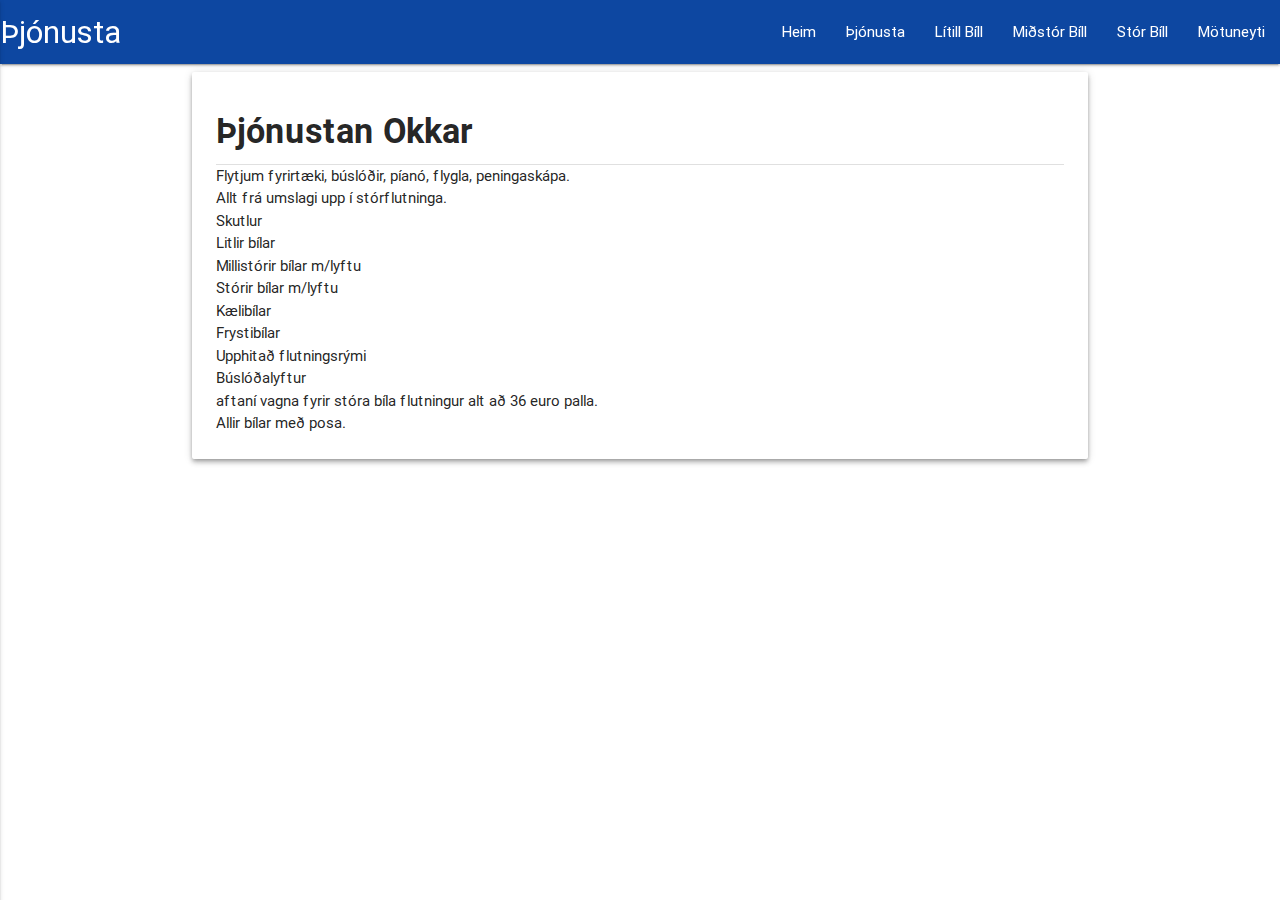
<file: sendi050517/þjonusta.html>
<!DOCTYPE html>
<html lang="en">
<head>
  <meta http-equiv="Content-Type" content="text/html; charset=UTF-8"/>
  <meta name="viewport" content="width=device-width, initial-scale=1, maximum-scale=1.0"/>
  <title>þjónusta</title>
  <!-- CSS  -->
  <link href="https://fonts.googleapis.com/icon?family=Material+Icons" rel="stylesheet">
  <link href="css/materialize.css" type="text/css" rel="stylesheet" media="screen,projection"/>
  <link href="css/style.css" type="text/css" rel="stylesheet" media="screen,projection"/>
</head>
<body>
   <header>
    <div class="navbar-fixed">
        <nav class="blue darken-4">
            <div class="nav-wrapper"><a href="#!" class="brand-logo">Þjónusta</a>
                <a href="#" data-activates="mobile-demo" class="button-collapse"><i class="material-icons">menu</i></a>
                 <ul class="right hide-on-med-and-down">
                  <li>
                    <a href="index.html">Heim</a>
                  </li>
                  <li><a href="þjonusta.html">Þjónusta</a></li>
                  <li><a href="lbill.html">Lítill Bíll</a></li>
                  <li><a href="mbill.html">Miðstór Bíll</a></li>
                  <li><a href="sbill.html">Stór Bíll</a></li>
                  <li><a href="webmotuneyti.html">Mötuneyti</a></li>
                </ul>
            </div>
        </nav>
    </div>
     <ul class="side-nav" id="mobile-demo">
        <li>
          <div class="container" id="navcust-header">
            <div class="background">
              <img src="images\menu01.jpg">
            </div>
          </div>
        </li>
            <li>
           <a href="index.html" id="navcust-linkitem" class="waves-effect waves-blue-grey lighten-4"><img id="navcust-img-valign" src="images/menu02.png" alt="" /><span id="navcust-linktext-font">Heim</span></a>
        </li>
        <li>
          <a href="þjonusta.html" id="navcust-linkitem" class="waves-effect waves-blue-grey lighten-4"><img id="navcust-img-valign" src="images/menu03.png" alt="" /><span id="navcust-linktext-font">Þjónusta</span></a>
        </li>
        <li>
          <a href="lbill.html" id="navcust-linkitem" class="waves-effect waves-blue-grey lighten-4"><img id="navcust-img-valign" src="images/menu04.png" alt="" /><span id="navcust-linktext-font">Litlir Bílar</span></a>
        </li>
        <li>
          <a href="mbill.html" id="navcust-linkitem" class="waves-effect waves-blue-grey lighten-4"><img id="navcust-img-valign" src="images/menu06.png" alt="" /><span id="navcust-linktext-font">Miðstórir Bílar</span></a>
        </li>
        <li>
          <a href="sbill.html" id="navcust-linkitem" class="waves-effect waves-blue-grey lighten-4"><img id="navcust-img-valign" src="images/menu05.png" alt="" /><span id="navcust-linktext-font">Stórir Bílar</span></a>
        </li>
          <li>
          <a href="motuneyti.html" id="navcust-linkitem" class="waves-effect waves-blue-grey lighten-4"><img id="navcust-img-valign" src="images/menu07.png" alt="" /><span id="navcust-linktext-font">Mötuneyti</span></a>
        </li>
    </ul>
</header>
  <div class="container">
          <!--Card begins-->
          <!--Card begins-->
          <div class="card horizontal z-depth-2">
            <div class="card-image" >
            </div>
            <div class="card-stacked">
              <div class="card-content">
                  <h4><b>Þjónustan Okkar</b></h4>
                   <div class="divider"></div>
                <p>Flytjum fyrirtæki, búslóðir, píanó, flygla, peningaskápa.</p>
                <p>Allt frá umslagi upp í stórflutninga.</p>
                 <p>Skutlur</p>
                  <p>Litlir bílar</p>
                   <p>Millistórir bílar m/lyftu</p>
                    <p>Stórir bílar m/lyftu</p>
                     <p>Kælibílar</p>
                     <p>Frystibílar</p>
                     <p>Upphitað flutningsrými</p>
                     <p>Búslóðalyftur</p>
                     <p>aftaní vagna fyrir stóra bíla flutningur alt að 36 euro palla.</p>
                      <p>Allir bílar með posa.</p>
              </div>
             </div>
          </div>
                <!--  Scripts-->
  <script src="https://code.jquery.com/jquery-2.1.1.min.js"></script>
  <script src="js/materialize.js"></script>
  <script src="js/init.js"></script>

  </body>
</html>
</file>
<file: sendi050517/css/style.css>
/* Custom Stylesheet Hall�*/
/**
 * Use this file to override Materialize files so you can update
 * the core Materialize files in the future
 *
 * Made By MaterializeCSS.com
 */

.icon-block {
  padding: 0 15px;
}
.icon-block .material-icons {
	font-size: inherit;
}
#navcust-header
{
/*  background-color:darkslategrey;
  height: 150px;*/
  width: 100%;
}

#navcust-img-valign {
  vertical-align: middle;
  margin-right: 0.75em;
  padding-top: 4px;
  padding-bottom: 4px;
  height: 64px;
}

#navcust-linktext-font {
  font-size: 20px;
}

#navcust-linkitem {
  height: 64px;
  vertical-align: middle;
}
#maincust-headerbar {
  background-color:rgb(57, 79, 73)
}

#cardcust-horizontal-valign {
  padding-top: 24px;
  padding-bottom: 24px;
  height: 112px;
  margin-left: 16px;
}
#cardcust-horizontal-valign-large {
  padding-top: 24px;
  padding-bottom: 24px;
  height: 180px;
  margin-left: 16px;
}

#cardcust-horizontal-content {
  padding-top: -5px;
}
#cardcust-messages-color {
  background-color: yellow;
}
div.cardeverntheader {
    margin: 30px;
    background-color: #ffffff;
    border: 1px solid black;
    opacity: 0.6;
    filter: alpha(opacity=60); /* For IE8 and earlier */
}
#texastitlefont
{
  font-size: 20px;
}
</file>
<file: sendiweb260517/css/style.css>
/* Custom Stylesheet Hall�*/
/**
 * Use this file to override Materialize files so you can update
 * the core Materialize files in the future
 *
 * Made By MaterializeCSS.com
 */

.icon-block {
  padding: 0 15px;
}
.icon-block .material-icons {
	font-size: inherit;
}
#navcust-header
{
/*  background-color:darkslategrey;
  height: 150px;*/
  width: 100%;
}

#navcust-img-valign {
  vertical-align: middle;
  margin-right: 0.75em;
  padding-top: 4px;
  padding-bottom: 4px;
  height: 64px;
}

#navcust-linktext-font {
  font-size: 20px;
}

#navcust-linkitem {
  height: 64px;
  vertical-align: middle;
}
#maincust-headerbar {
  background-color:rgb(57, 79, 73)
}

#cardcust-horizontal-valign {
  padding-top: 24px;
  padding-bottom: 24px;
  height: 112px;
  margin-left: 16px;
}
#cardcust-horizontal-valign-large {
  padding-top: 24px;
  padding-bottom: 24px;
  height: 180px;
  margin-left: 16px;
}

#cardcust-horizontal-content {
  padding-top: -5px;
}
#cardcust-messages-color {
  background-color: yellow;
}
div.cardeverntheader {
    margin: 30px;
    background-color: #ffffff;
    border: 1px solid black;
    opacity: 0.6;
    filter: alpha(opacity=60); /* For IE8 and earlier */
}
#texastitlefont
{
  font-size: 20px;
}
</file>
<file: sendiweb290517/css/style.css>
/* Custom Stylesheet Hall�*/
/**
 * Use this file to override Materialize files so you can update
 * the core Materialize files in the future
 *
 * Made By MaterializeCSS.com
 */

.icon-block {
  padding: 0 15px;
}
.icon-block .material-icons {
	font-size: inherit;
}
#navcust-header
{
/*  background-color:darkslategrey;
  height: 150px;*/
  width: 100%;
}

#navcust-img-valign {
  vertical-align: middle;
  margin-right: 0.75em;
  padding-top: 4px;
  padding-bottom: 4px;
  height: 64px;
}

#navcust-linktext-font {
  font-size: 20px;
}

#navcust-linkitem {
  height: 64px;
  vertical-align: middle;
}
#maincust-headerbar {
  background-color:rgb(57, 79, 73)
}

#cardcust-horizontal-valign {
  padding-top: 24px;
  padding-bottom: 24px;
  height: 112px;
  margin-left: 16px;
}
#cardcust-horizontal-valign-large {
  padding-top: 24px;
  padding-bottom: 24px;
  height: 180px;
  margin-left: 16px;
}

#cardcust-horizontal-content {
  padding-top: -5px;
}
#cardcust-messages-color {
  background-color: yellow;
}
div.cardeverntheader {
    margin: 30px;
    background-color: #ffffff;
    border: 1px solid black;
    opacity: 0.6;
    filter: alpha(opacity=60); /* For IE8 and earlier */
}
#texastitlefont
{
  font-size: 20px;
}
#frontpagebox
{
  height: 400px;
   position: relative;
}
 #boxbutton1
{
  bottom: 15px;
  position: absolute;
  text-align: center;
}
</file>
